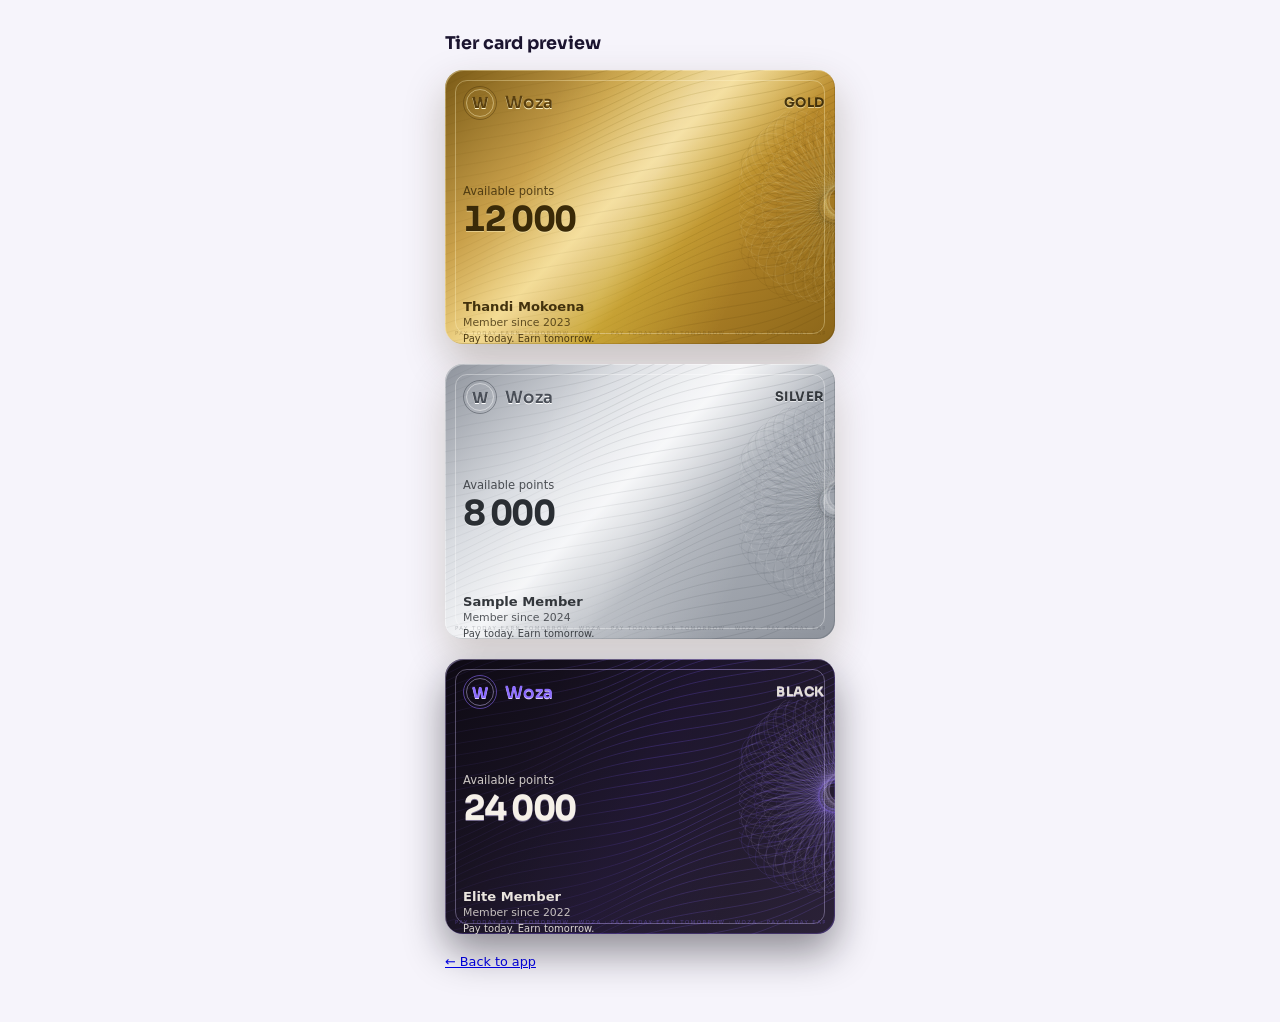
<file: static/card-preview.html>
<!DOCTYPE html>
<html lang="en">
<head>
  <meta charset="UTF-8" />
  <meta name="viewport" content="width=device-width, initial-scale=1, viewport-fit=cover" />
  <title>Woza tier cards · preview</title>
  <link rel="preconnect" href="https://fonts.googleapis.com" />
  <link rel="preconnect" href="https://fonts.gstatic.com" crossorigin />
  <link href="https://fonts.googleapis.com/css2?family=Sora:wght@600;700&display=swap" rel="stylesheet" />
  <link rel="stylesheet" href="/static/woza-card.css" />
  <style>
    :root { --bg: #f6f4fb; }
    body { margin: 0; font-family: system-ui, sans-serif; background: var(--bg); }
    .font-num { font-family: "Sora", sans-serif; font-weight: 700; font-variant-numeric: tabular-nums; }
  </style>
</head>
<body>
  <div class="card-preview-page">
    <h1>Tier card preview</h1>
    <div class="card-preview-stack" id="stack"></div>
    <p style="font-size:0.8rem;color:#6b6485;margin-top:8px"><a href="/">← Back to app</a></p>
  </div>
  <script src="/static/woza-card.js"></script>
  <script>
    function fmtPts(n) { return (n + "").replace(/\B(?=(\d{3})+(?!\d))/g, " "); }
    WozaCard.configure({ fmtPts, slogan: "Pay today. Earn tomorrow." });
    const samples = [
      { status: "Gold", name: "Thandi Mokoena", member_since: "Oct 2023", available_points: 12000 },
      { status: "Silver", name: "Sample Member", member_since: "Jan 2024", available_points: 8000 },
      { status: "Black", name: "Elite Member", member_since: "Mar 2022", available_points: 24000 },
    ];
    document.getElementById("stack").innerHTML = samples
      .map((u) => WozaCard.membershipCardHtml(u, false))
      .join("");
    WozaCard.bindMembershipCards();
  </script>
</body>
</html>
</file>
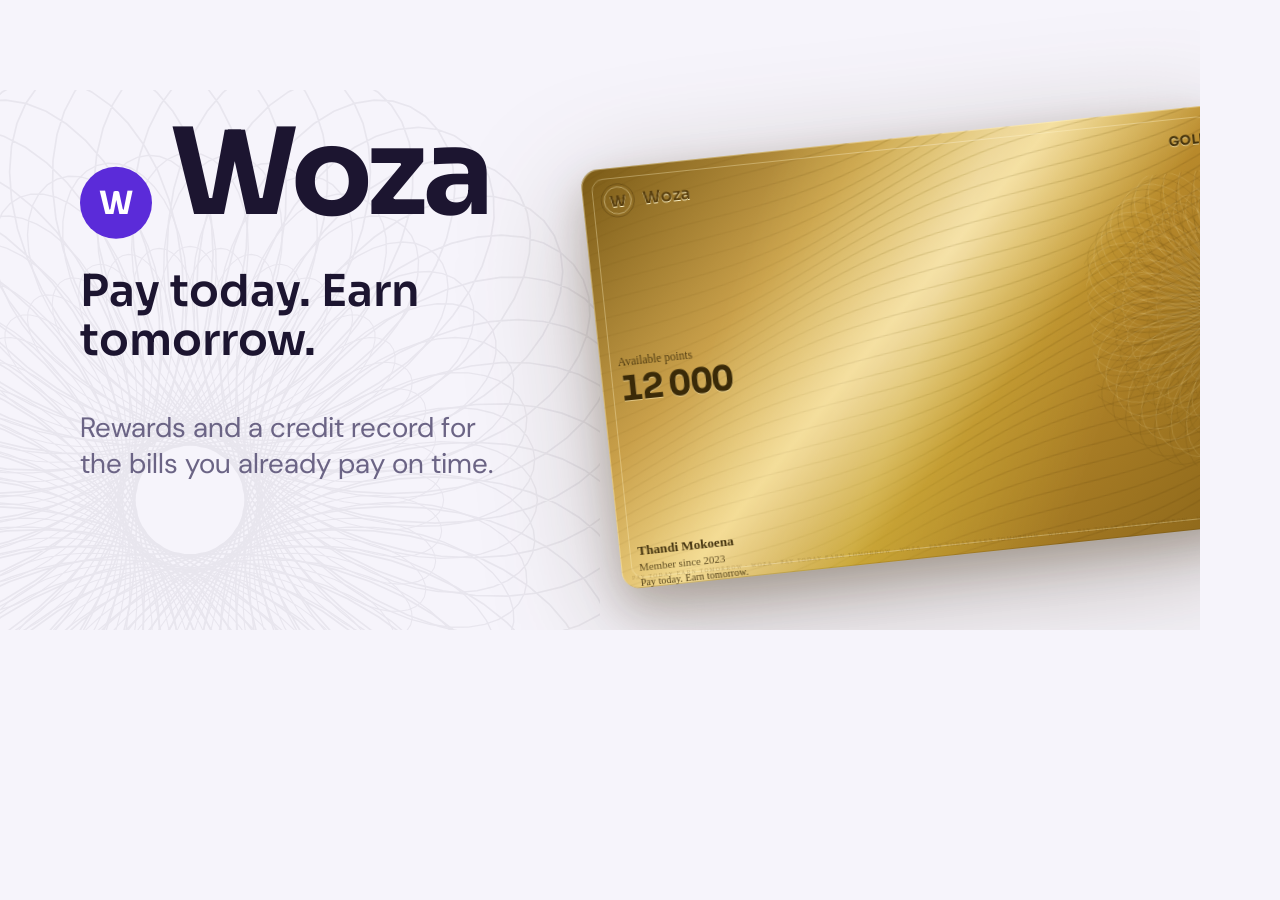
<file: static/og.html>
<!DOCTYPE html>
<html lang="en">
<head>
  <meta charset="UTF-8" />
  <meta name="viewport" content="width=1200, height=630" />
  <title>Woza</title>
  <link rel="preconnect" href="https://fonts.googleapis.com" />
  <link rel="preconnect" href="https://fonts.gstatic.com" crossorigin />
  <link href="https://fonts.googleapis.com/css2?family=DM+Sans:wght@400;500;600&family=Sora:wght@600;700&display=swap" rel="stylesheet" />
  <link rel="stylesheet" href="woza-card.css" />
  <style>
    :root {
      --bg: #F6F4FB;
      --ink: #1C1530;
      --muted: #6B6485;
      --primary: #5B2BD9;
    }
    html, body {
      margin: 0;
      width: 1200px;
      height: 630px;
      overflow: hidden;
      background: var(--bg);
    }
    .font-num { font-family: "Sora", sans-serif; font-weight: 700; font-variant-numeric: tabular-nums; }
    .og {
      position: relative;
      width: 1200px;
      height: 630px;
      overflow: hidden;
      background: var(--bg);
    }
    .og-rosette {
      position: absolute;
      left: -220px;
      bottom: -280px;
      width: 820px;
      height: 820px;
      opacity: 0.06;
      pointer-events: none;
      z-index: 0;
    }
    .og-rosette svg { width: 100%; height: 100%; display: block; }
    .brand {
      position: absolute;
      left: 80px;
      top: 50%;
      transform: translateY(-50%);
      width: 440px;
      z-index: 1;
    }
    .lockup {
      display: flex;
      flex-direction: row;
      align-items: baseline;
      gap: 18px;
    }
    .mark {
      width: 72px;
      height: 72px;
      border-radius: 50%;
      background: var(--primary);
      color: #fff;
      display: flex;
      align-items: center;
      justify-content: center;
      font-family: "Sora", sans-serif;
      font-weight: 700;
      font-size: 32px;
      line-height: 1;
      flex-shrink: 0;
    }
    .wordmark {
      font-family: "Sora", sans-serif;
      font-weight: 700;
      font-size: 120px;
      color: var(--ink);
      letter-spacing: -0.04em;
      line-height: 0.9;
    }
    .slogan {
      font-family: "Sora", sans-serif;
      font-weight: 600;
      font-size: 44px;
      color: var(--ink);
      line-height: 1.12;
      margin-top: 28px;
    }
    .pitch {
      font-family: "DM Sans", sans-serif;
      font-weight: 400;
      font-size: 28px;
      color: var(--muted);
      line-height: 1.3;
      margin-top: 18px;
    }
    .card-stage {
      position: absolute;
      width: 640px;
      right: -60px;
      /* 40px clearance + drop from -6deg around the right edge (640 * sin 6°) */
      bottom: 107px;
      transform: rotate(-6deg);
      transform-origin: bottom right;
      filter: drop-shadow(0 30px 60px rgba(60, 40, 10, 0.3));
      z-index: 2;
    }
    .card-stage .membership-card {
      margin: 0;
      width: 640px;
    }
  </style>
</head>
<body>
  <div class="og">
    <div class="og-rosette" id="ogRose" aria-hidden="true"></div>
    <div class="brand">
      <div class="lockup">
        <div class="mark" aria-hidden="true">W</div>
        <div class="wordmark">Woza</div>
      </div>
      <p class="slogan">Pay today. Earn tomorrow.</p>
      <p class="pitch">Rewards and a credit record for the bills you already pay on time.</p>
    </div>
    <div class="card-stage" id="card"></div>
  </div>
  <script src="woza-card.js"></script>
  <script>
    function fmtPts(n) { return (n + "").replace(/\B(?=(\d{3})+(?!\d))/g, " "); }
    WozaCard.configure({ fmtPts: fmtPts, slogan: "Pay today. Earn tomorrow." });
    document.getElementById("card").innerHTML = WozaCard.membershipCardHtml({
      status: "Gold",
      name: "Thandi Mokoena",
      member_since: "Oct 2023",
      available_points: 12000,
    }, false);
    document.getElementById("ogRose").innerHTML =
      '<svg viewBox="-120 -120 240 240" preserveAspectRatio="xMidYMid meet">' +
      '<g transform="scale(1)"><use href="#woza-rose-58" stroke="#1C1530" stroke-width="0.5" fill="none"/></g>' +
      '<g transform="scale(0.82)"><use href="#woza-rose-50" stroke="#1C1530" stroke-width="0.5" fill="none"/></g>' +
      '<g transform="scale(0.64)"><use href="#woza-rose-42" stroke="#1C1530" stroke-width="0.5" fill="none"/></g>' +
      "</svg>";
  </script>
</body>
</html>
</file>
<file: static/woza-card.css>
/* Woza premium tier membership card */
.card-flip {
  perspective: 1200px;
  margin-bottom: 24px;
  position: relative;
  cursor: pointer;
}
.card-flip.compact { margin-bottom: 20px; }
.card-flip-inner {
  position: relative;
  transform-style: preserve-3d;
  transition: transform var(--t-flip, 600ms) var(--ease-out, cubic-bezier(0.22, 1, 0.36, 1));
}
.card-flip.is-flipped .card-flip-inner { transform: rotateY(180deg); }
.card-face {
  backface-visibility: hidden;
  -webkit-backface-visibility: hidden;
}
.card-face-front { position: relative; }
.card-flip .membership-card { margin-bottom: 0; }
.card-face-back {
  position: absolute; inset: 0;
  transform: rotateY(180deg);
}
.card-flip.compact .card-flip-inner { transform-origin: top center; }
.card-flip.compact:not(.is-flipped) .card-flip-inner { transform: scale(0.96); }
.card-flip.compact.is-flipped .card-flip-inner { transform: rotateY(180deg) scale(0.96); }
.card-flip-hint {
  position: absolute; right: 12px; bottom: 12px; left: auto; z-index: 8;
  font-size: 0.68rem; font-weight: 600;
  background: rgba(28, 21, 48, 0.55); color: #fff;
  padding: 4px 8px; border-radius: 8px;
  pointer-events: none;
}
.card-flip.is-flipped .card-flip-hint { display: none; }
.membership-card {
  aspect-ratio: 1.52 / 1;
  border-radius: 18px;
  position: relative;
  overflow: hidden;
  margin-bottom: 24px;
  isolation: isolate;
  --mem-ink: #5a400f;
  --mem-hi: #fff3c4;
}
.membership-card.compact {
  margin-bottom: 0;
}
.membership-card.compact .mem-points { font-size: 1.65rem; }
.membership-card.compact .mem-slogan { font-size: 0.58rem; }

.membership-card.tier-gold {
  background: linear-gradient(135deg, #7a5a16 0%, #c9a04a 28%, #f3d98b 45%, #b8892b 62%, #8a6519 100%);
  color: #3a2a08;
  --mem-ink: #5a400f;
  --mem-hi: #fff3c4;
  box-shadow:
    inset 1px 1px 0 rgba(255, 243, 196, 0.4),
    inset -1px -1px 0 rgba(90, 64, 15, 0.25),
    0 18px 40px rgba(60, 40, 10, 0.25);
}
.membership-card.tier-silver {
  background: linear-gradient(135deg, #8e939c 0%, #d9dce1 28%, #f5f6f8 45%, #a9aeb6 62%, #8e939c 100%);
  color: #2a2e33;
  --mem-ink: #4a4f58;
  --mem-hi: #ffffff;
  box-shadow:
    inset 1px 1px 0 rgba(255, 255, 255, 0.4),
    inset -1px -1px 0 rgba(74, 79, 88, 0.25),
    0 18px 40px rgba(60, 40, 10, 0.2);
}
.membership-card.tier-black {
  background: linear-gradient(135deg, #0e0a14 0%, #1a1424 40%, #2b2238 100%);
  color: #f5f0e8;
  --mem-ink: #8c6cff;
  --mem-hi: #d9ccff;
  box-shadow:
    inset 1px 1px 0 rgba(217, 204, 255, 0.4),
    inset -1px -1px 0 rgba(140, 108, 255, 0.25),
    0 18px 40px rgba(14, 10, 20, 0.45);
}
.membership-card.tier-starter {
  background: linear-gradient(135deg, #8e939c 0%, #d9dce1 45%, #a9aeb6 100%);
  color: #2a2e33;
  --mem-ink: #4a4f58;
  --mem-hi: #ffffff;
}

.mem-waves {
  position: absolute;
  inset: -20%;
  width: 140%;
  height: 140%;
  z-index: 1;
  pointer-events: none;
  opacity: 1;
}
.mem-rosette-wrap {
  position: absolute;
  top: 50%;
  right: 0;
  height: 70%;
  width: auto;
  aspect-ratio: 1;
  transform: translate(50%, -50%);
  z-index: 2;
  pointer-events: none;
  overflow: visible;
}
.mem-rosette {
  width: 100%;
  height: 100%;
  display: block;
}
.mem-rosette-hl {
  transform: translate(var(--rosette-x, 0px), var(--rosette-y, 0px)) rotate(4deg);
  transform-origin: 50% 50%;
}
.mem-inset-border {
  position: absolute;
  inset: 10px;
  border-radius: 12px;
  border: 0.75px solid color-mix(in srgb, var(--mem-hi) 35%, transparent);
  z-index: 3;
  pointer-events: none;
}
.mem-sweep {
  position: absolute; inset: 0; z-index: 4;
  pointer-events: none;
  background: linear-gradient(105deg, transparent 32%, rgba(255,255,255,0.45) 50%, transparent 68%);
  transform: translateX(-120%);
  opacity: 0;
}
.mem-sheen {
  position: absolute;
  inset: -60%;
  z-index: 4;
  pointer-events: none;
  background: linear-gradient(115deg, transparent 38%, rgba(255, 255, 255, 0.25) 50%, transparent 62%);
  mix-blend-mode: overlay;
  transform: translate(var(--sheen-tx, 0%), var(--sheen-ty, 0%));
}
.membership-card.tier-black .mem-sheen {
  background: linear-gradient(115deg, transparent 38%, rgba(180, 140, 255, 0.22) 50%, transparent 62%);
}

.mem-content {
  position: relative;
  z-index: 5;
  height: 100%;
  padding: 16px 18px 14px;
  display: flex;
  flex-direction: column;
  justify-content: space-between;
  max-width: 58%;
}
.mem-top {
  display: flex;
  justify-content: flex-start;
  align-items: center;
  width: 100%;
  max-width: none;
  min-height: 34px;
}
.mem-monogram {
  display: flex;
  align-items: center;
  gap: 8px;
}
.mem-emblem {
  width: 34px;
  height: 34px;
  border-radius: 50%;
  position: relative;
  display: flex;
  align-items: center;
  justify-content: center;
  flex-shrink: 0;
}
.mem-emblem::before,
.mem-emblem::after {
  content: "";
  position: absolute;
  border-radius: 50%;
  border: 0.75px solid color-mix(in srgb, var(--mem-ink) 55%, transparent);
}
.mem-emblem::before { inset: 0; }
.mem-emblem::after { inset: 3px; border-color: color-mix(in srgb, var(--mem-hi) 45%, transparent); }
.mem-emblem span {
  font-family: "Sora", sans-serif;
  font-weight: 700;
  font-size: 0.95rem;
  color: var(--mem-ink);
  text-shadow: 0 1px 0 var(--mem-hi);
  position: relative;
  z-index: 1;
}
.mem-wordmark {
  font-family: "Sora", sans-serif;
  font-weight: 600;
  font-size: 1.05rem;
  letter-spacing: 0.02em;
  color: var(--mem-ink);
  text-shadow: 0 1px 0 var(--mem-hi);
}
.mem-tier {
  position: absolute;
  top: 16px;
  right: 10px;
  z-index: 6;
  font-family: "Sora", sans-serif;
  font-weight: 700;
  font-size: 0.82rem;
  letter-spacing: 0.04em;
  text-transform: uppercase;
  line-height: 34px;
  opacity: 0.92;
  color: inherit;
  text-shadow: 0 1px 0 color-mix(in srgb, var(--mem-hi) 70%, transparent);
}
.mem-center {
  flex: 1;
  display: flex;
  flex-direction: column;
  justify-content: center;
  padding: 6px 0 4px;
}
.mem-label { font-size: 0.72rem; opacity: 0.82; margin-bottom: 4px; }
.mem-points {
  font-family: "Sora", sans-serif;
  font-weight: 700;
  font-size: 2.15rem;
  font-variant-numeric: tabular-nums;
  letter-spacing: -0.045em;
  line-height: 1.05;
  text-shadow: 0 1px 0 color-mix(in srgb, var(--mem-hi) 50%, transparent);
}
.mem-footer {
  display: flex;
  flex-direction: column;
  gap: 4px;
  position: relative;
  padding-bottom: 16px;
}
.mem-member { display: flex; flex-direction: column; gap: 2px; }
.mem-name { font-size: 0.82rem; font-weight: 600; opacity: 0.95; }
.mem-since { font-size: 0.68rem; opacity: 0.78; }
.mem-slogan {
  font-size: 0.62rem;
  opacity: 0.88;
  letter-spacing: 0.01em;
}
.mem-microtext {
  position: absolute;
  left: 10px;
  right: 10px;
  bottom: 8px;
  z-index: 6;
  font-size: 5.5px;
  letter-spacing: 0.25em;
  text-transform: uppercase;
  color: var(--mem-ink);
  opacity: 0.3;
  white-space: nowrap;
  overflow: hidden;
  pointer-events: none;
  line-height: 1;
}
.membership-card.tier-black .mem-microtext { opacity: 0.38; }

.card-preview-page {
  max-width: 390px;
  margin: 0 auto;
  padding: 20px 16px 40px;
  background: var(--bg, #f6f4fb);
}
.card-preview-page h1 {
  font-family: "Sora", sans-serif;
  font-size: 1.1rem;
  margin-bottom: 16px;
  color: #1c1530;
}
.card-preview-stack .membership-card { margin-bottom: 20px; aspect-ratio: 1.42 / 1; }

.membership-card-back { overflow: hidden; }
.membership-card-back::before {
  content: ""; position: absolute; inset: 0; z-index: 1;
  background: rgba(0, 0, 0, 0.4); pointer-events: none;
}
.mem-back-content {
  position: relative; z-index: 5;
  height: 100%; padding: 16px 18px 22px;
  display: flex; flex-direction: column; align-items: center; justify-content: space-between;
  text-align: center;
}
.mem-back-label { font-size: 0.68rem; opacity: 0.8; letter-spacing: 0.04em; text-transform: uppercase; }
.mem-back-id {
  font-family: "Sora", sans-serif; font-weight: 600; font-size: 0.95rem;
  letter-spacing: 0.12em;
}
.mem-qr {
  width: 108px; height: 108px; background: #fff; border-radius: 8px;
  padding: 6px; box-sizing: border-box;
}
.mem-qr svg { width: 100%; height: 100%; display: block; }
.mem-back-scan { font-size: 0.68rem; opacity: 0.85; }
.mem-back-foot { font-size: 0.68rem; opacity: 0.88; font-weight: 600; }

@media (prefers-reduced-motion: reduce) {
  .mem-sheen { transform: none !important; }
  .mem-rosette-hl { transform: rotate(4deg) !important; }
  .card-flip-inner { transition: none !important; }
  .card-flip-hint { animation: none !important; }
}
</file>
